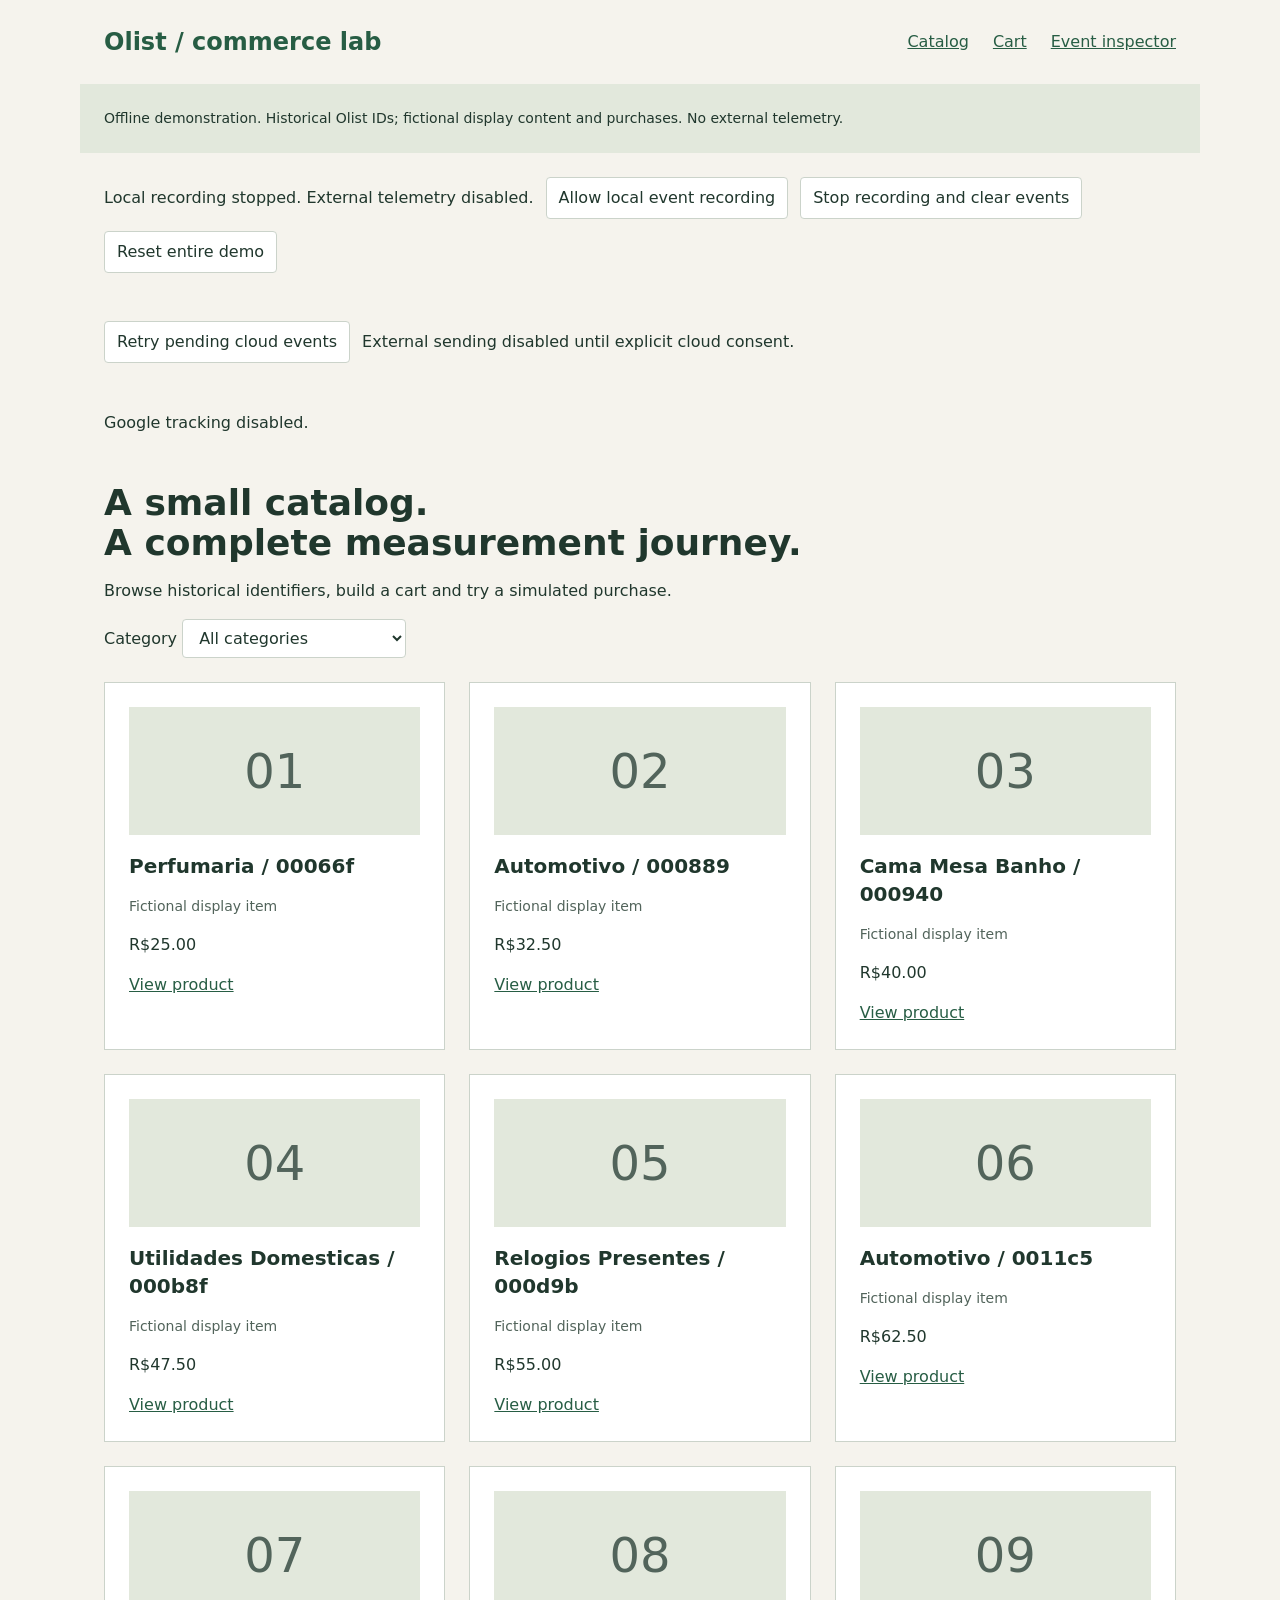
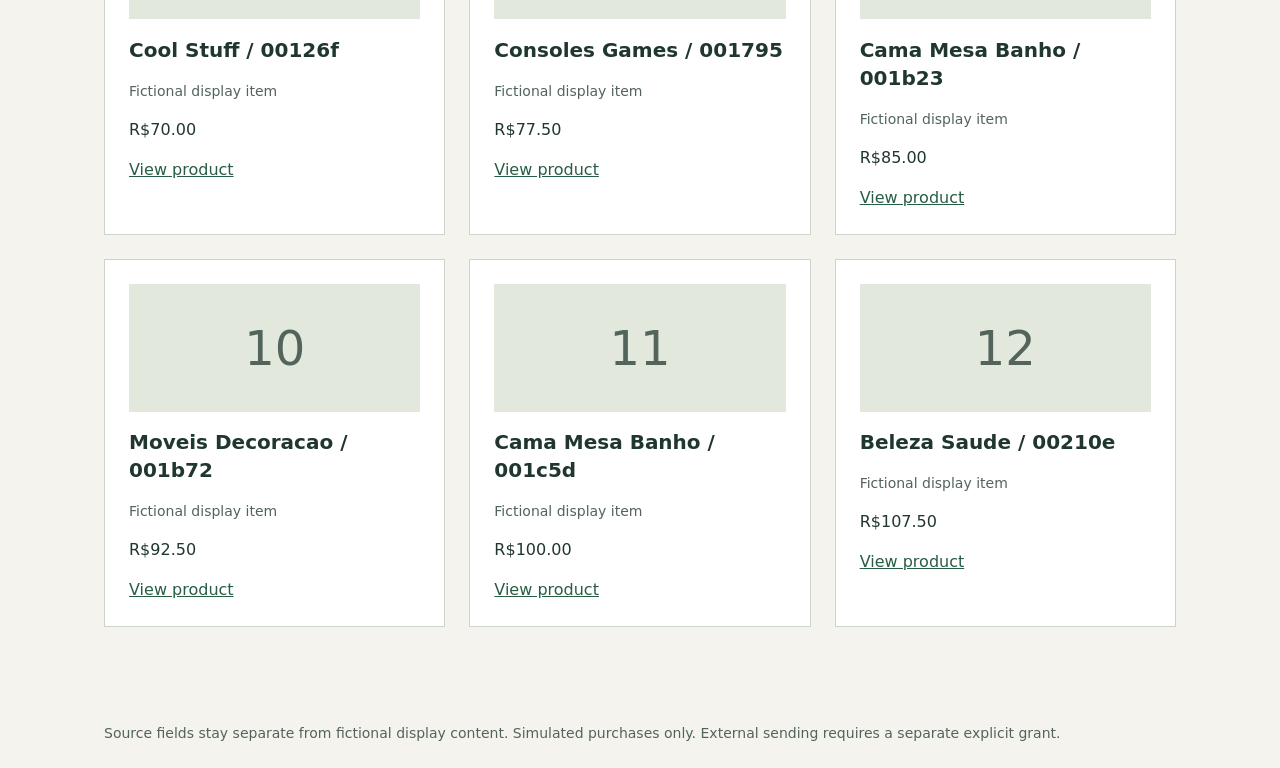
<file: commerce_demo/index.html>
<!doctype html>
<html lang="en"><head><meta charset="utf-8"><meta name="viewport" content="width=device-width,initial-scale=1"><meta name="robots" content="noindex"><meta http-equiv="Content-Security-Policy" content="default-src 'self'; connect-src 'self'; img-src 'self' data:; script-src 'self'; style-src 'self'; base-uri 'none'; form-action 'none'"><title>Olist commerce lab</title><link rel="stylesheet" href="style.css"></head>
<body><header><a href="#catalog" class="brand">Olist / commerce lab</a><nav><a href="#catalog">Catalog</a><a href="#cart">Cart</a><a href="#inspect">Event inspector</a></nav></header>
<aside class="notice">Offline demonstration. Olist product IDs and categories are historical. Display text, prices and purchases are fictional. Nothing is sent to an analytics service.</aside>
<section class="controls" aria-label="Local event consent"><span id="consent-status"></span><button id="grant">Allow local event recording</button><button id="deny">Stop recording and clear events</button><button id="reset">Reset entire demo</button></section>
<section class="controls"><button id="cloud-grant" hidden>Allow new events to PostHog in this tab</button><button id="cloud-retry">Retry pending cloud events</button><span id="cloud-status">External sending disabled until explicit cloud consent.</span></section><section class="controls"><button id="google-grant" hidden>Allow new synthetic events to GA4 Preview in this tab</button><span id="google-status">Google tracking disabled.</span></section><main id="main"></main><p id="error" role="alert"></p><footer>Source fields stay separate from fictional display content. Simulated purchases only. External sending requires a separate explicit grant.</footer><noscript>This local demonstration requires JavaScript. No analytics are loaded.</noscript><script type="module" src="app.mjs"></script></body></html>
</file>
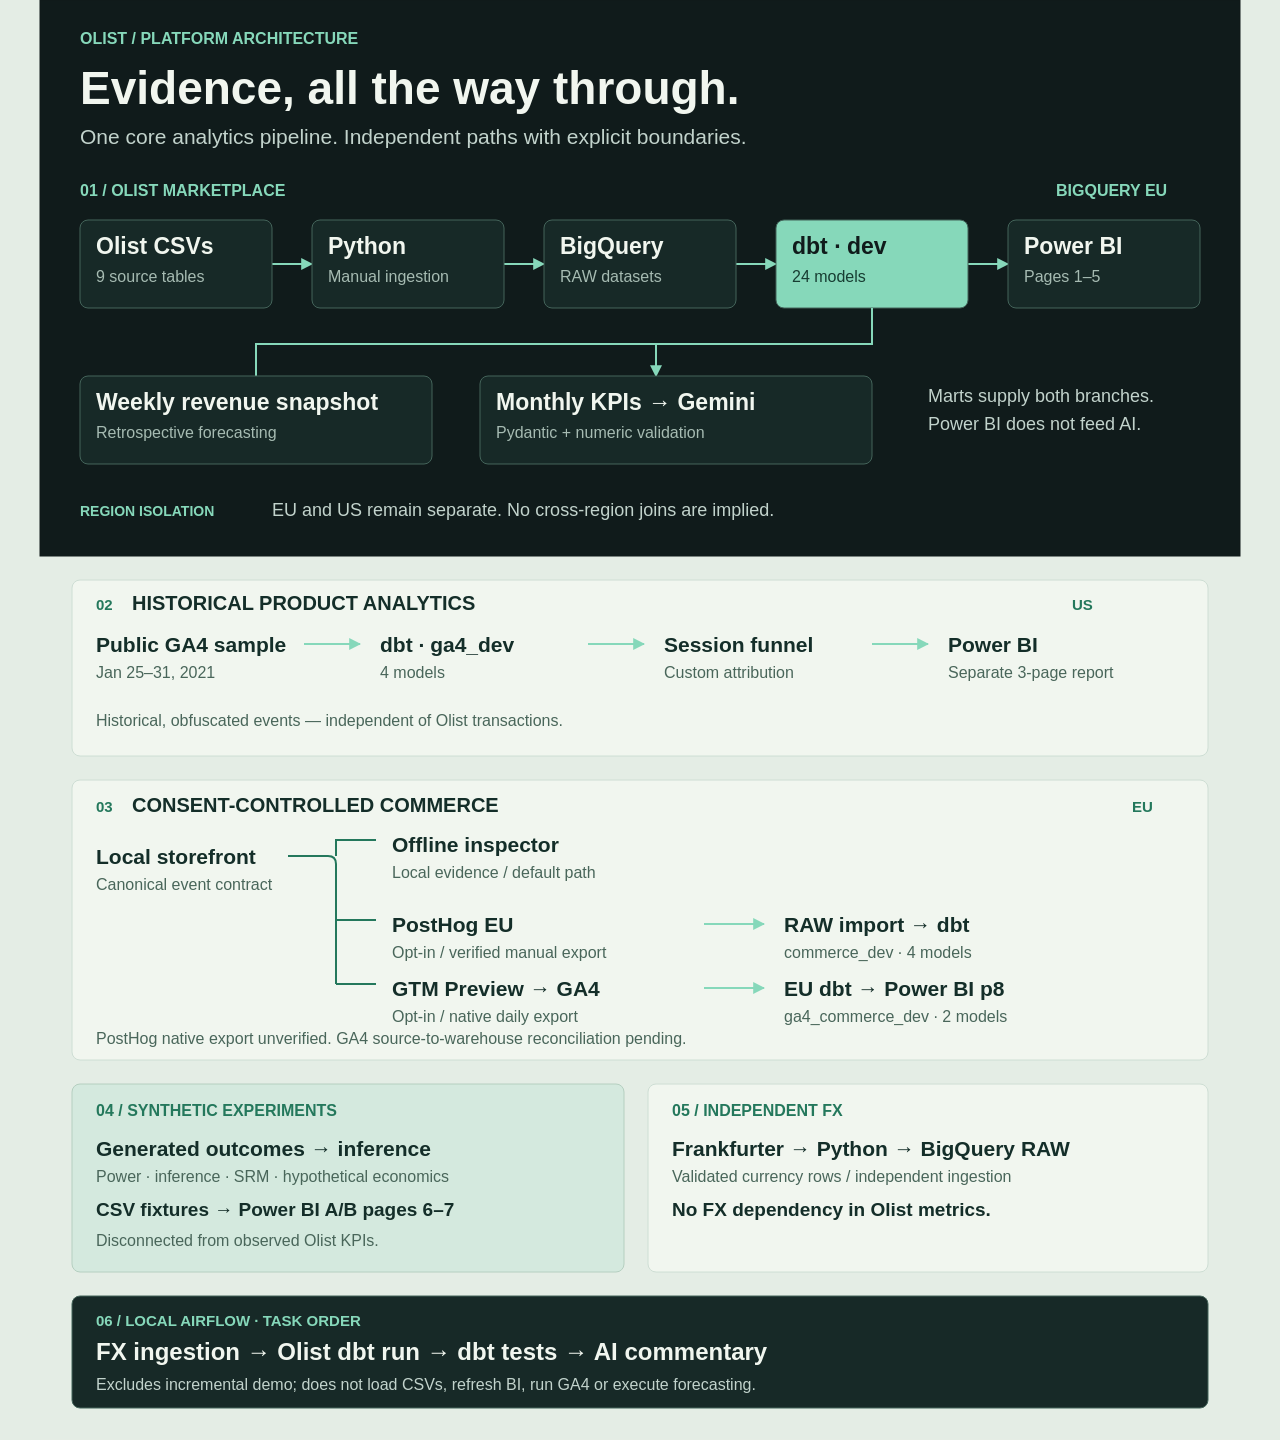
<file: docs/architecture/analytics-platform.html>
<!doctype html><html lang="en"><head><meta charset="utf-8"><meta name="viewport" content="width=device-width,initial-scale=1"><title>Olist platform architecture</title><style>body{margin:0;background:#e4ede5}.diagram-container{width:100%;overflow-x:auto}svg{display:block;width:100%;min-width:1200px}@media print{svg{min-width:0}}</style></head><body><div class="diagram-container"><svg xmlns="http://www.w3.org/2000/svg" width="1200" height="1440" viewBox="0 0 1200 1440" role="img" aria-labelledby="analytics-platform-title analytics-platform-desc"><title id="analytics-platform-title">Olist platform architecture</title><desc id="analytics-platform-desc">Olist reporting in EU with separate historical GA4 US, consent-controlled commerce EU, synthetic experiments, FX and local orchestration.</desc><defs><marker id="arrow" viewBox="0 0 10 10" refX="9" refY="5" markerWidth="6" markerHeight="6" orient="auto"><path d="M0 0 L10 5 L0 10Z" fill="#86d8ba"/></marker></defs><rect x="0" y="0" width="1200" height="1440" rx="0" fill="#e4ede5" stroke="#e4ede5"/><rect x="0" y="0" width="1200" height="556" rx="0" fill="#101b1b" stroke="#101b1b"/><text x="40" y="44" font-family="Segoe UI, Arial, sans-serif" font-size="16" fill="#86d8ba" font-weight="700">OLIST / PLATFORM ARCHITECTURE</text><text x="40" y="104" font-family="Segoe UI, Arial, sans-serif" font-size="46" fill="#f1f6ef" font-weight="700">Evidence, all the way through.</text><text x="40" y="144" font-family="Segoe UI, Arial, sans-serif" font-size="21" fill="#c2d3cc" font-weight="400">One core analytics pipeline. Independent paths with explicit boundaries.</text><text x="40" y="196" font-family="Segoe UI, Arial, sans-serif" font-size="16" fill="#86d8ba" font-weight="700">01  /  OLIST MARKETPLACE</text><text x="1016" y="196" font-family="Segoe UI, Arial, sans-serif" font-size="16" fill="#86d8ba" font-weight="700">BIGQUERY EU</text><path d="M232 264 H272" fill="none" stroke="#86d8ba" stroke-width="2" marker-end="url(#arrow)"/><path d="M464 264 H504" fill="none" stroke="#86d8ba" stroke-width="2" marker-end="url(#arrow)"/><path d="M696 264 H736" fill="none" stroke="#86d8ba" stroke-width="2" marker-end="url(#arrow)"/><path d="M928 264 H968" fill="none" stroke="#86d8ba" stroke-width="2" marker-end="url(#arrow)"/><rect x="40" y="220" width="192" height="88" rx="8" fill="#172927" stroke="#44645a"/><text x="56" y="254" font-family="Segoe UI, Arial, sans-serif" font-size="23" fill="#f1f6ef" font-weight="700">Olist CSVs</text><text x="56" y="282" font-family="Segoe UI, Arial, sans-serif" font-size="16" fill="#a6bbb2" font-weight="400">9 source tables</text><rect x="272" y="220" width="192" height="88" rx="8" fill="#172927" stroke="#44645a"/><text x="288" y="254" font-family="Segoe UI, Arial, sans-serif" font-size="23" fill="#f1f6ef" font-weight="700">Python</text><text x="288" y="282" font-family="Segoe UI, Arial, sans-serif" font-size="16" fill="#a6bbb2" font-weight="400">Manual ingestion</text><rect x="504" y="220" width="192" height="88" rx="8" fill="#172927" stroke="#44645a"/><text x="520" y="254" font-family="Segoe UI, Arial, sans-serif" font-size="23" fill="#f1f6ef" font-weight="700">BigQuery</text><text x="520" y="282" font-family="Segoe UI, Arial, sans-serif" font-size="16" fill="#a6bbb2" font-weight="400">RAW datasets</text><rect x="736" y="220" width="192" height="88" rx="8" fill="#86d8ba" stroke="#44645a"/><text x="752" y="254" font-family="Segoe UI, Arial, sans-serif" font-size="23" fill="#101b1b" font-weight="700">dbt · dev</text><text x="752" y="282" font-family="Segoe UI, Arial, sans-serif" font-size="16" fill="#173d32" font-weight="400">24 models</text><rect x="968" y="220" width="192" height="88" rx="8" fill="#172927" stroke="#44645a"/><text x="984" y="254" font-family="Segoe UI, Arial, sans-serif" font-size="23" fill="#f1f6ef" font-weight="700">Power BI</text><text x="984" y="282" font-family="Segoe UI, Arial, sans-serif" font-size="16" fill="#a6bbb2" font-weight="400">Pages 1–5</text><path d="M832 308 V344 H216 V376 M832 344 H616 V376" fill="none" stroke="#86d8ba" stroke-width="2" marker-end="url(#arrow)"/><rect x="40" y="376" width="352" height="88" rx="8" fill="#172927" stroke="#44645a"/><text x="56" y="410" font-family="Segoe UI, Arial, sans-serif" font-size="23" fill="#f1f6ef" font-weight="700">Weekly revenue snapshot</text><text x="56" y="438" font-family="Segoe UI, Arial, sans-serif" font-size="16" fill="#a6bbb2" font-weight="400">Retrospective forecasting</text><rect x="440" y="376" width="392" height="88" rx="8" fill="#172927" stroke="#44645a"/><text x="456" y="410" font-family="Segoe UI, Arial, sans-serif" font-size="23" fill="#f1f6ef" font-weight="700">Monthly KPIs → Gemini</text><text x="456" y="438" font-family="Segoe UI, Arial, sans-serif" font-size="16" fill="#a6bbb2" font-weight="400">Pydantic + numeric validation</text><text x="888" y="402" font-family="Segoe UI, Arial, sans-serif" font-size="18" fill="#c2d3cc" font-weight="400">Marts supply both branches.</text><text x="888" y="430" font-family="Segoe UI, Arial, sans-serif" font-size="18" fill="#c2d3cc" font-weight="400">Power BI does not feed AI.</text><text x="40" y="516" font-family="Segoe UI, Arial, sans-serif" font-size="14" fill="#86d8ba" font-weight="700">REGION ISOLATION</text><text x="232" y="516" font-family="Segoe UI, Arial, sans-serif" font-size="18" fill="#c2d3cc" font-weight="400">EU and US remain separate. No cross-region joins are implied.</text><rect x="32" y="580" width="1136" height="176" rx="8" fill="#f1f6ef" stroke="#ceded4"/><text x="56" y="610" font-family="Segoe UI, Arial, sans-serif" font-size="15" fill="#24785c" font-weight="700">02</text><text x="92" y="610" font-family="Segoe UI, Arial, sans-serif" font-size="20" fill="#142e29" font-weight="700">HISTORICAL PRODUCT ANALYTICS</text><text x="1032" y="610" font-family="Segoe UI, Arial, sans-serif" font-size="15" fill="#24785c" font-weight="700">US</text><text x="56" y="652" font-family="Segoe UI, Arial, sans-serif" font-size="21" fill="#142e29" font-weight="700">Public GA4 sample</text><text x="56" y="678" font-family="Segoe UI, Arial, sans-serif" font-size="16" fill="#49665a" font-weight="400">Jan 25–31, 2021</text><text x="340" y="652" font-family="Segoe UI, Arial, sans-serif" font-size="21" fill="#142e29" font-weight="700">dbt · ga4_dev</text><text x="340" y="678" font-family="Segoe UI, Arial, sans-serif" font-size="16" fill="#49665a" font-weight="400">4 models</text><text x="624" y="652" font-family="Segoe UI, Arial, sans-serif" font-size="21" fill="#142e29" font-weight="700">Session funnel</text><text x="624" y="678" font-family="Segoe UI, Arial, sans-serif" font-size="16" fill="#49665a" font-weight="400">Custom attribution</text><text x="908" y="652" font-family="Segoe UI, Arial, sans-serif" font-size="21" fill="#142e29" font-weight="700">Power BI</text><text x="908" y="678" font-family="Segoe UI, Arial, sans-serif" font-size="16" fill="#49665a" font-weight="400">Separate 3-page report</text><path d="M264 644 H320" fill="none" stroke="#86d8ba" stroke-width="2" marker-end="url(#arrow)"/><path d="M548 644 H604" fill="none" stroke="#86d8ba" stroke-width="2" marker-end="url(#arrow)"/><path d="M832 644 H888" fill="none" stroke="#86d8ba" stroke-width="2" marker-end="url(#arrow)"/><text x="56" y="726" font-family="Segoe UI, Arial, sans-serif" font-size="16" fill="#49665a" font-weight="400">Historical, obfuscated events — independent of Olist transactions.</text><rect x="32" y="780" width="1136" height="280" rx="8" fill="#f1f6ef" stroke="#ceded4"/><text x="56" y="812" font-family="Segoe UI, Arial, sans-serif" font-size="15" fill="#24785c" font-weight="700">03</text><text x="92" y="812" font-family="Segoe UI, Arial, sans-serif" font-size="20" fill="#142e29" font-weight="700">CONSENT-CONTROLLED COMMERCE</text><text x="1092" y="812" font-family="Segoe UI, Arial, sans-serif" font-size="15" fill="#24785c" font-weight="700">EU</text><text x="56" y="864" font-family="Segoe UI, Arial, sans-serif" font-size="21" fill="#142e29" font-weight="700">Local storefront</text><text x="56" y="890" font-family="Segoe UI, Arial, sans-serif" font-size="16" fill="#49665a" font-weight="400">Canonical event contract</text><path d="M248 856 H288 Q296 856 296 864 V984 M296 856 V840 H336 M296 920 H336 M296 984 H336" fill="none" stroke="#24785c" stroke-width="2"/><text x="352" y="852" font-family="Segoe UI, Arial, sans-serif" font-size="21" fill="#142e29" font-weight="700">Offline inspector</text><text x="352" y="878" font-family="Segoe UI, Arial, sans-serif" font-size="16" fill="#49665a" font-weight="400">Local evidence / default path</text><text x="352" y="932" font-family="Segoe UI, Arial, sans-serif" font-size="21" fill="#142e29" font-weight="700">PostHog EU</text><text x="352" y="958" font-family="Segoe UI, Arial, sans-serif" font-size="16" fill="#49665a" font-weight="400">Opt-in / verified manual export</text><text x="744" y="932" font-family="Segoe UI, Arial, sans-serif" font-size="21" fill="#142e29" font-weight="700">RAW import → dbt</text><text x="744" y="958" font-family="Segoe UI, Arial, sans-serif" font-size="16" fill="#49665a" font-weight="400">commerce_dev · 4 models</text><path d="M664 924 H724" fill="none" stroke="#86d8ba" stroke-width="2" marker-end="url(#arrow)"/><text x="352" y="996" font-family="Segoe UI, Arial, sans-serif" font-size="21" fill="#142e29" font-weight="700">GTM Preview → GA4</text><text x="352" y="1022" font-family="Segoe UI, Arial, sans-serif" font-size="16" fill="#49665a" font-weight="400">Opt-in / native daily export</text><text x="744" y="996" font-family="Segoe UI, Arial, sans-serif" font-size="21" fill="#142e29" font-weight="700">EU dbt → Power BI p8</text><text x="744" y="1022" font-family="Segoe UI, Arial, sans-serif" font-size="16" fill="#49665a" font-weight="400">ga4_commerce_dev · 2 models</text><path d="M664 988 H724" fill="none" stroke="#86d8ba" stroke-width="2" marker-end="url(#arrow)"/><text x="56" y="1044" font-family="Segoe UI, Arial, sans-serif" font-size="16" fill="#49665a" font-weight="400">PostHog native export unverified. GA4 source-to-warehouse reconciliation pending.</text><rect x="32" y="1084" width="552" height="188" rx="8" fill="#d4e9de" stroke="#b5cfc0"/><rect x="608" y="1084" width="560" height="188" rx="8" fill="#f1f6ef" stroke="#ceded4"/><text x="56" y="1116" font-family="Segoe UI, Arial, sans-serif" font-size="16" fill="#24785c" font-weight="700">04 / SYNTHETIC EXPERIMENTS</text><text x="56" y="1156" font-family="Segoe UI, Arial, sans-serif" font-size="21" fill="#142e29" font-weight="700">Generated outcomes → inference</text><text x="56" y="1182" font-family="Segoe UI, Arial, sans-serif" font-size="16" fill="#49665a" font-weight="400">Power · inference · SRM · hypothetical economics</text><text x="56" y="1216" font-family="Segoe UI, Arial, sans-serif" font-size="19" fill="#142e29" font-weight="600">CSV fixtures → Power BI A/B pages 6–7</text><text x="56" y="1246" font-family="Segoe UI, Arial, sans-serif" font-size="16" fill="#49665a" font-weight="400">Disconnected from observed Olist KPIs.</text><text x="632" y="1116" font-family="Segoe UI, Arial, sans-serif" font-size="16" fill="#24785c" font-weight="700">05 / INDEPENDENT FX</text><text x="632" y="1156" font-family="Segoe UI, Arial, sans-serif" font-size="21" fill="#142e29" font-weight="700">Frankfurter → Python → BigQuery RAW</text><text x="632" y="1182" font-family="Segoe UI, Arial, sans-serif" font-size="16" fill="#49665a" font-weight="400">Validated currency rows / independent ingestion</text><text x="632" y="1216" font-family="Segoe UI, Arial, sans-serif" font-size="19" fill="#142e29" font-weight="600">No FX dependency in Olist metrics.</text><rect x="32" y="1296" width="1136" height="112" rx="8" fill="#172927" stroke="#44645a"/><text x="56" y="1326" font-family="Segoe UI, Arial, sans-serif" font-size="15" fill="#86d8ba" font-weight="700">06 / LOCAL AIRFLOW · TASK ORDER</text><text x="56" y="1360" font-family="Segoe UI, Arial, sans-serif" font-size="24" fill="#f1f6ef" font-weight="600">FX ingestion → Olist dbt run → dbt tests → AI commentary</text><text x="56" y="1390" font-family="Segoe UI, Arial, sans-serif" font-size="16" fill="#c2d3cc" font-weight="400">Excludes incremental demo; does not load CSVs, refresh BI, run GA4 or execute forecasting.</text></svg></div></body></html>
</file>
<file: commerce_demo/style.css>
/* Local commerce lab: restrained catalog, source identifiers as the signature. */
:root{--paper:#f5f3ed;--surface:#ffffff;--ink:#20372d;--muted:#52645b;--line:#cbd3ca;--accent:#275d44;--placeholder:#e2e8dc;--font:system-ui,sans-serif;--mono:monospace}
*{box-sizing:border-box}html,body{overflow-x:clip}body{margin:0;background:var(--paper);color:var(--ink);font-family:var(--font);font-size:16px;line-height:1.5}header,main,.controls,.notice,footer,#error{max-width:1120px;margin:auto;padding:24px}header{display:flex;justify-content:space-between;align-items:center;gap:24px}nav{display:flex;gap:24px}a{color:var(--accent)}.brand{font-size:24px;font-weight:600;text-decoration:none}.notice{background:var(--placeholder);font-size:14px}.controls{display:flex;gap:12px;align-items:center;flex-wrap:wrap}button,select{font:inherit;padding:8px 12px;border:1px solid var(--line);border-radius:4px;background:var(--surface);color:var(--ink);cursor:pointer}button.primary{background:var(--accent);color:var(--surface)}button:disabled{opacity:.5;cursor:default}:focus-visible{outline:3px solid var(--accent);outline-offset:4px}h1{font-size:36px;line-height:40px;margin:0 0 16px;text-wrap:balance;overflow-wrap:break-word}h2{font-size:20px;line-height:28px}p{text-wrap:pretty}.grid{display:grid;grid-template-columns:repeat(3,minmax(0,1fr));gap:24px;margin-top:24px}.product{background:var(--surface);border:1px solid var(--line);padding:24px}.placeholder{height:128px;background:var(--placeholder);display:grid;place-items:center;font-size:48px;color:var(--muted)}code{font-family:var(--mono);font-size:12px;overflow-wrap:anywhere}.muted{color:var(--muted);font-size:14px}.row{display:flex;justify-content:space-between;align-items:center;gap:16px;margin:16px 0}.detail{max-width:680px}pre{white-space:pre-wrap;overflow-wrap:anywhere;background:var(--surface);padding:16px;font-size:12px}footer{font-size:14px;color:var(--muted)}#error{color:var(--ink)}@media(max-width:700px){header{align-items:start;flex-direction:column}.grid{grid-template-columns:minmax(0,1fr)}nav{gap:16px}h1{font-size:30px;line-height:36px}.row{flex-wrap:wrap}}@media(prefers-reduced-motion:reduce){*{scroll-behavior:auto}}
</file>
